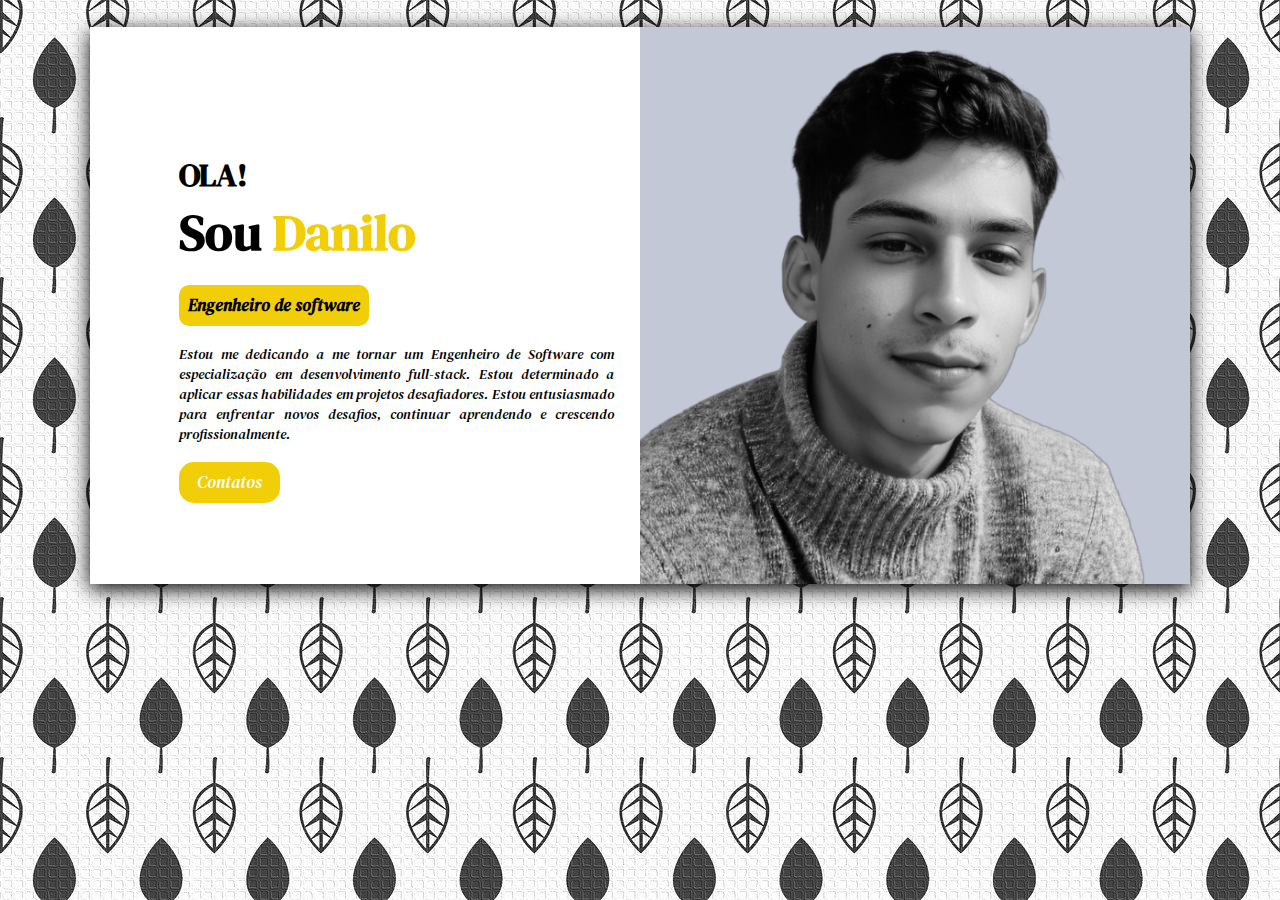
<file: Port/index.html>
<!DOCTYPE html>
<html lang="en">
<head>
    <meta charset="UTF-8">
    <meta name="viewport" content="width=device-width, initial-scale=1.0">
    <title>Danilo.A</title>
    <link rel="stylesheet" href="./css/base.css">
    <link rel="stylesheet" href="./css/style.css">
    <link rel="preconnect" href="https://fonts.googleapis.com">
    <link rel="preconnect" href="https://fonts.gstatic.com" crossorigin>
    <link href="https://fonts.googleapis.com/css2?family=DM+Serif+Text:ital@0;1&family=Lexend+Peta:wght@100..900&family=Righteous&display=swap" rel="stylesheet">
</head>
<body>
    <header>
        <div class="bloco">
            <div class="bloco-texto">
                <h2 class="bloco-texto-sal">OLA!</h2>
                <h1 class="bloco-texto-nome">Sou <span>Danilo</span></h1>
                <h2 class="bloco-texto-prof">Engenheiro de software</h2>
                <p class="bloco-texto-descricao">Estou me dedicando a me tornar um Engenheiro de Software com especialização em desenvolvimento full-stack. Estou determinado a aplicar essas habilidades em projetos desafiadores. Estou entusiasmado para enfrentar novos desafios, continuar aprendendo e crescendo profissionalmente.</p>
                <a href="#" class="bloco-texto-linkcontato">Contatos</a>
            </div>
            <div class="bloco-perfil">
                <img src="./img/profile-pic (6).png" alt="EU" class="bloco-perfil-img">
            </div>

        </div>
    </header>
</body>
</html>
</file>
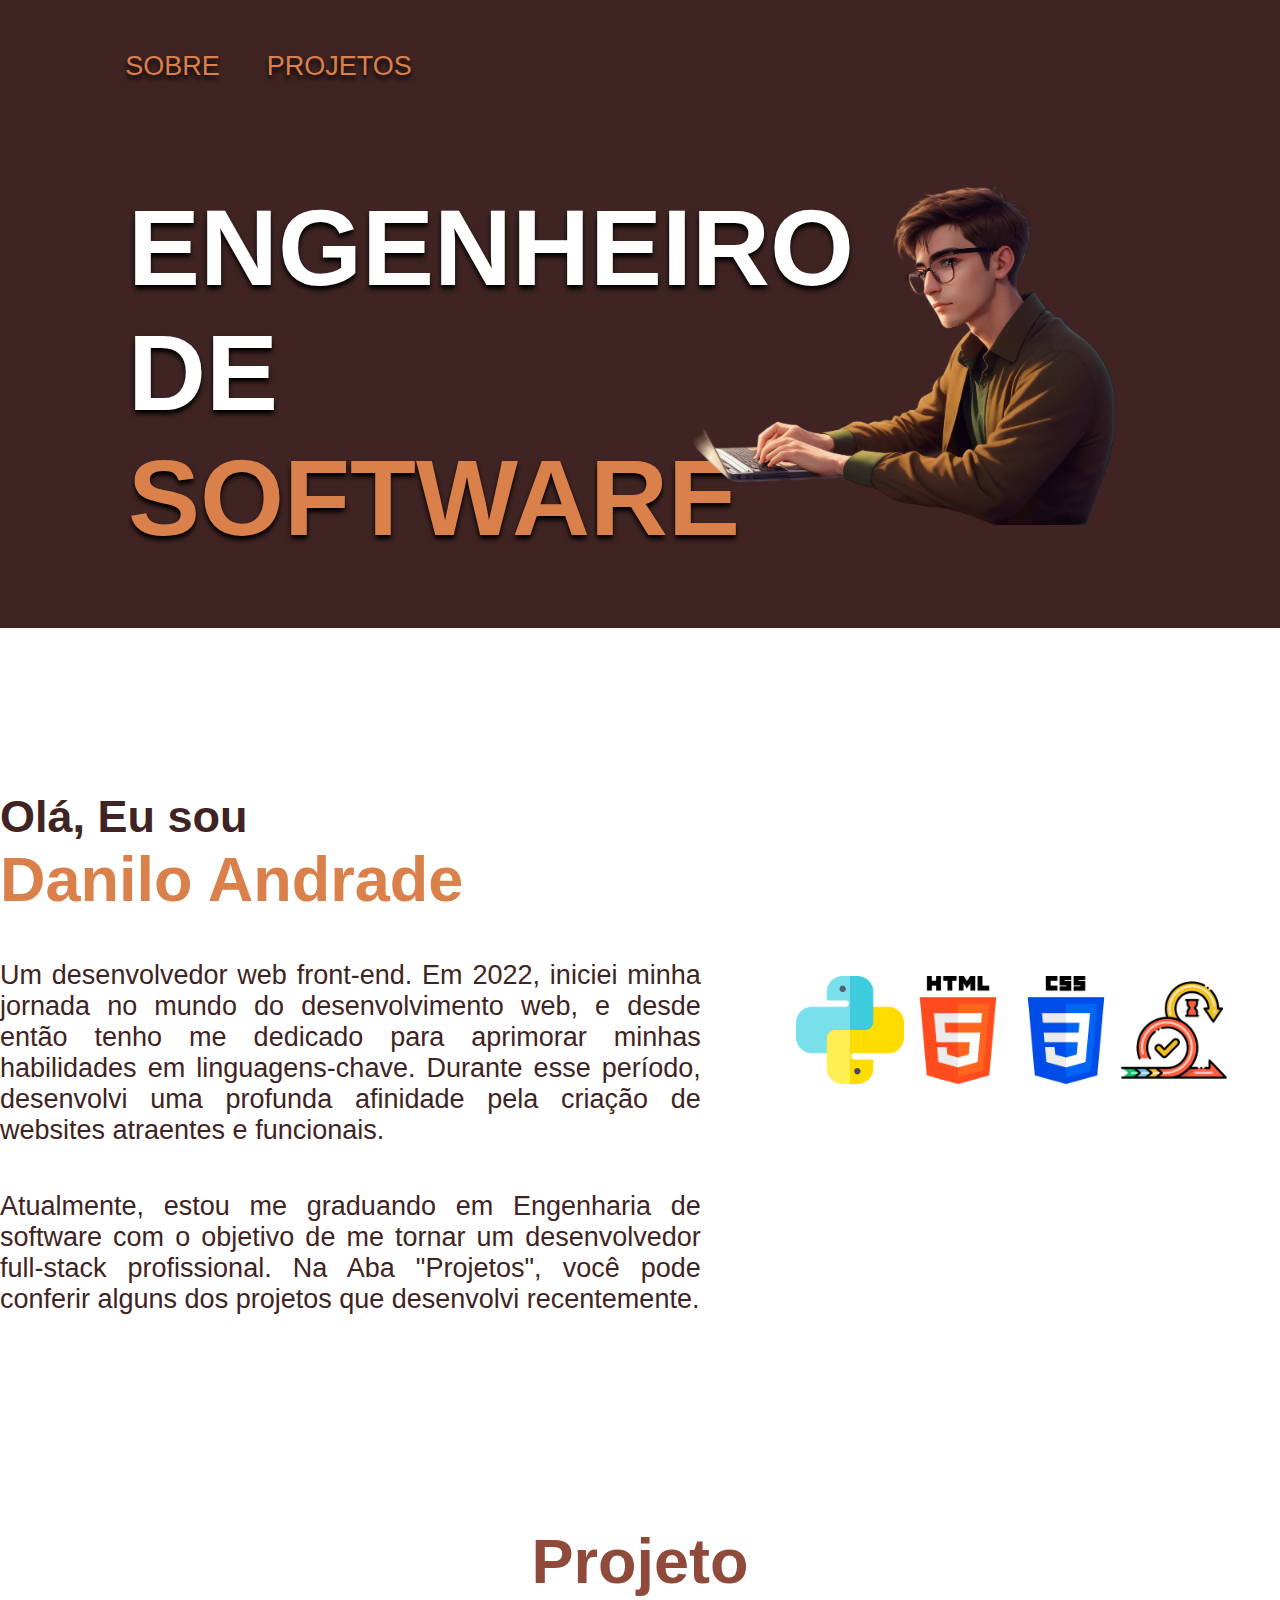
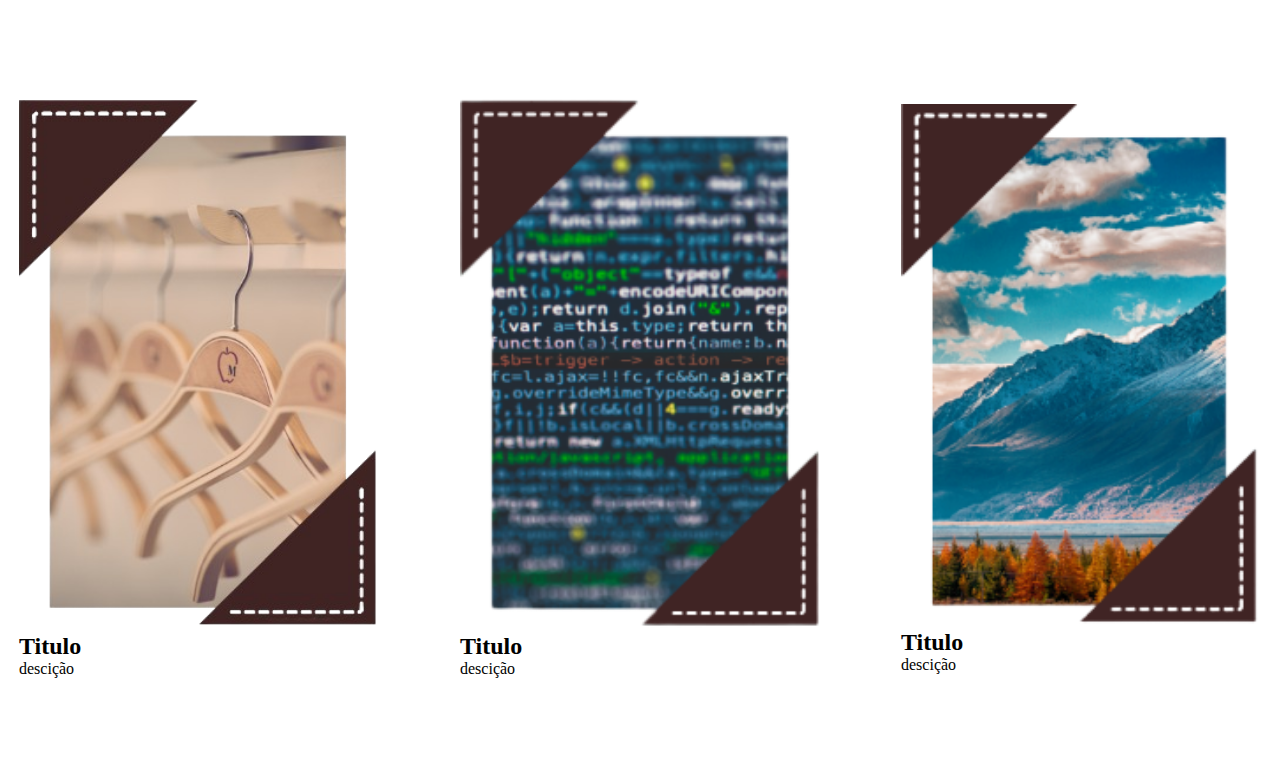
<file: ZZZZZZ/Atesta/index.html>
<!DOCTYPE html>
<html lang="pt-br">

<head>
    <meta charset="UTF-8">
    <meta name="viewport" content="width=device-width, initial-scale=1.0">
    <link rel="stylesheet" href="./css/Back.css">
    <link rel="stylesheet" href="./css/base.css">

    <title>Danilo.A</title>
</head>

<body>

    <header>
        <div class="cabeça">
            <ul class="cabeça-itens">
                <li><a href="#sobres">Sobre</a></li>
                <li><a href="#projetos">Projetos</a></li>
            </ul>
        </div>
    </header>


    <section class="proff">
        <div class="proff-corpo">
            <h1 class="titulo">Engenheiro de</h1>
            <h1 class="funcao">Software</h1>
        </div>
        <div class="proff-avatar">
            <img src="img/Default_cartoon_style_illustration_a_young_man_of_about_25_yea_5_95e0bf01-f4bd-49b0-93b2-838d1b177552_1-PhotoRoom.png-PhotoRoom.png"
                alt="avatar">
        </div>
    </section>

    <main>
        <div class="suporte">
            <div class="contei" id="sobres">
                <div class="sobre" >
                    <h2>Olá, Eu sou</h2>
                    <h3>Danilo Andrade</h3>
                    <aside>
                        <p>Um desenvolvedor web front-end. Em 2022, iniciei minha jornada no mundo do desenvolvimento
                            web, e desde então tenho me dedicado para aprimorar minhas habilidades em linguagens-chave.
                            Durante esse período, desenvolvi uma profunda afinidade pela criação de websites atraentes e
                            funcionais.</p>
                        <p>Atualmente, estou me graduando em Engenharia de software com o objetivo de me tornar um
                            desenvolvedor full-stack profissional. Na Aba "Projetos", você pode conferir alguns dos
                            projetos que desenvolvi recentemente.</p>
                    </aside>
                </div>
                <div class="icone" >
                    <img src="img/python.png" alt="python">
                    <img src="img/novo/html-5.png" alt="HTML">
                    <img src="img/novo/css-3.png" alt="CSS">
                    <img src="img/novo/scrum.png" alt="Scrum">
                </div>
            </div>
            <div class="contei-projetos" id="projetos">
                <h3>Projeto</h3>
                <div class="contei-projetos-tudo">
                    <div class="contei-projetos-tudo-bloco">
                        <a href="#" class="pop"><img src="./img/projetos/loja.png" alt="projeto"></a>
                        <h2 class="pop-titulo">Titulo</h2>
                        <p class="pop-descricao">descição</p>
                    </div>

                    <div class="contei-projetos-tudo-bloco">
                        <a href="#" class="pop"><img src="./img/projetos/Python.png" alt="Python"></a>
                        <h2 class="pop-titulo">Titulo</h2>
                        <p class="pop-descricao">descição</p>
                    </div>

                    <div class="contei-projetos-tudo-bloco">
                        <a href="#" class="pop"><img src="./img/projetos/EmPro.png" alt="Proximo"></a>
                        <h2 class="pop-titulo">Titulo</h2>
                        <p class="pop-descricao">descição</p>
                    </div>
                </div>

            </div>
        </div>
    </main>

</body>

</html>
</file>
<file: Port/css/base.css>
*{
    font-family: Arial, Helvetica, sans-serif;
    margin: 0;
    padding: 0;
    outline: none;
    border: none;
    box-sizing: border-box;
    font-family: "DM Serif Text", serif;
}
ul{
    text-decoration: none;

}
img{
    list-style: none;
    max-width: 100%;
}
</file>
<file: Port/css/style.css>
body{
    background-image: url('/Port/css/back/12.jpg');
    background-repeat: no-repeat;
    background-size: cover;
    background-attachment: fixed;
}

.bebas-neue-regular {
    font-family: "Bebas Neue", sans-serif;
    font-weight: 400;
    font-style: normal;
  }  

:root{

    --cor1:rgb(241, 206, 8);
}

header{
    box-shadow: 0px 5px 20px black;
    margin: 3vh 7vw 4vh;
    background: rgb(255, 255, 255);}
.bloco{

    display: flex;}

.bloco-texto{
    padding: 14vh 2vw 10vh 7vw;
    width: 50%;}
.bloco-texto-sal{

    font-size: 2.5vw;}


.bloco-texto-nome{
    padding-bottom: 2vh;
    font-size: 4vw;}
.bloco-texto-nome span{
    color: var(--cor1);}


.bloco-texto-prof{
    border-radius: 10px;
    background-color: var(--cor1);
    padding: 1vh;
    font-size: 1.3vw;
    font-style:italic;
    display: inline-table;}
    
.bloco-texto-descricao{
    font-style: italic;
    padding-top: 2vh;
    padding-bottom: 3vh;
    font-size: 1.1vw;
    text-align: justify;}
.bloco-texto-linkcontato{
    background-color: var(--cor1);
    color: white;
    text-decoration: none;
    font-size: 1.3vw;
    border-radius: 15px;
    padding: 1vh 2vh;
    font-style:oblique;

}


.bloco-perfil{
    width: 50%   
}
.bloco-perfil-img{
    width: 100%;
    height: 100%;
}

@media(max-width: 1100px){
    header{
        margin: 20vh 2vw;
        }


    .bloco-texto{
        padding: 10vh 2vw 9vh 6vw;
    }
    .bloco-texto-descricao{
    font-size: 1.8vw;}
    
}



@media(max-width: 700px){
    header{
        margin: 3vh 7vw 4vh;
        }    
    .bloco{
        position: relative;
        display: block;}
    
    .bloco-texto{
        

        width: 100%;
        padding: 5vh 3vw 5vh 9vw;
    }

    .bloco-texto-descricao{
    font-size: 3.2vw;}
    
    .bloco-texto-sal{
        font-size: 5vw;}
    
    .bloco-texto-nome{
    font-size: 9vw;}

    .bloco-texto-prof{
    font-size: 3vw;}

    .bloco-texto-linkcontato{
    font-size: 3vw;
    }

    .bloco-perfil{
        position: absolute;

        width: 100%;}
        
}
</file>
<file: ZZZZZZ/Atesta/css/Back.css>
@charset "UTF-8";

:root {

    --cor1: #402424;
    --cor2: #904A3C;
    --cor3: #DA804A;

}

html {
    scroll-behavior: smooth;
    transition: 1s;
    background-color: #402424;
}

body {
    margin: 0;
    background-color: rgb(255, 255, 255);
    width: 100%
}

header {

    top: 0;
    left: 0;
    right: 0;
    background-color: #402424;
}

.cabeça-itens {
    text-transform: uppercase;
    padding: 4% 9%;
}

.cabeça-itens a {
    text-decoration: none;
    color: #DA804A;
}


.cabeça-itens a {
    text-shadow: 0px 4px 5px black;
    cursor: pointer;
    font-family: Arial, Helvetica, sans-serif;
    color: var(--cor3);
    font-size: 3vh;
    padding: 10px 10px;


}

.cabeça-itens a:hover {
    color: white;
    transition: 0.7s;
}

.cabeça ul {
    gap: 3vh;
    list-style-type: none;
    display: flex;
}

/*TITULO*/

.proff {
    text-transform: uppercase;
    align-content: center;
    width: 100%;
    height: 55vh;
    background-color: #402424;
    padding: 4% 10%;
    display: flex;
    padding-bottom: 10%;
}


.proff-corpo .titulo {
    color: white;
}



.proff-corpo {
    align-content: center;
    width: 50%;
    text-shadow: 0px 4px 5px black;
    color: var(--cor3);
    font-size: 6vh;
    font-family: Arial, Helvetica, sans-serif;
}

.proff .proff-avatar {
    align-content: center;
    width: 50%;

}


/* >>>>>>>>>>>>>>>>>>>>>>>>>>>>>>>>>>*/


main{
    padding-bottom: 5vh;

}
.sobre {
    width: 60%;

}
.sobre aside p{
    margin-top: 5vh;
}

.contei {
    align-items: center;
    height: 100vh;
    padding-bottom: 10vh ;
    gap: 5px;
    margin-top: -3px;
    width: 100%;
    display: flex;
}
.contei .icone {
    padding: 10vh;
    width: auto;
    display: flex;
    align-items: center;

}

.contei .icone img {

    width: 12vh;
}


.sobre h2 {
    margin: 5vh 0 0 0;
    font-size: 5vh;
    font-family: Arial, Helvetica, sans-serif;
    color: var(--cor1);
}

.sobre h3 {
    margin: 0 0 5vh 0;
    font-size: 7vh;
    font-family: Arial, Helvetica, sans-serif;
    color: var(--cor3);
}

aside p {
    color: var(--cor1);
    font-size: 3vh;
    text-align: justify;
    color: var(--cor1);
    font-family: Arial, Helvetica, sans-serif;
}



    /* >>>>Projetos<<<<<<<<<<<<<<<<<<<<<<<<<<<<<<<<<<<<<<*/

.contei-projetos h3{
    text-align: center;
    margin: 0 0 5vh 0;
    font-size: 7vh;
    font-family: Arial, Helvetica, sans-serif;
    color: var(--cor2);


}

.contei-projetos-tudo{
    align-items: center;
    height: 77vh;
    justify-content: center;
    display: flex;
    gap:9vh
}
.contei-projetos-tudo-bloco img{
        width: 40vh;
    }



/* >>>>Largura<<<<<<<<<<<<<<<<<<<<<<<<<<<<<<<<<<<<<<*/
@media(max-width: 1004px){
    .contei-projetos-tudo{
        align-items:baseline;
        height: 50vh;
    }

    .proff-corpo {
        width: 65%;
        font-size: 5vh;
    
        }   
     
    .contei{
        display: block;
    } 
    .contei .sobre{

        width: 100%;
    }    
    .contei .icone{
        justify-content: center;

    }

    }
    
    
@media (max-width: 700px) {

    .contei{
        padding-bottom: 0;
    }
    .contei-projetos-tudo-bloco img{
        height: auto;
    }

    .contei-projetos-tudo{

        height: 100vh;
        display: block;
    }
    
    .contei-projetos{
        position: relative;
        padding-top: 10vh;
    }

    .suporte {
        margin-bottom: 86vh;
        padding: 0px 7vh 20vh;}

    .contei .sobre{
        padding: 10vh 0 0 ;
        width: 100%;
    }    
    .contei .icone {
        margin: auto;
        padding: 10vh 0 0 0;
        display: flex;
    }

    
    .proff-corpo {
        width: 100%;
        font-size: 5vh;
        
            }   
    .proff-corpo.titulo.funcao {
        text-align:center;
        }
    
    .proff .proff-avatar {
        display: none;
        }
    
    }
    
    /* >>>>Corpo<<<<<<<<<<<<<<<<<<<<<<<<<<<<<<<<<<<<<<*/
</file>
<file: ZZZZZZ/Atesta/css/base.css>
*{
    margin: 0;
    padding: 0;
    outline: none;
    border: none;
    box-sizing: border-box;
}
ul{
    text-decoration: none;

}
img{
    list-style: none;
    max-width: 100%;
}
</file>
